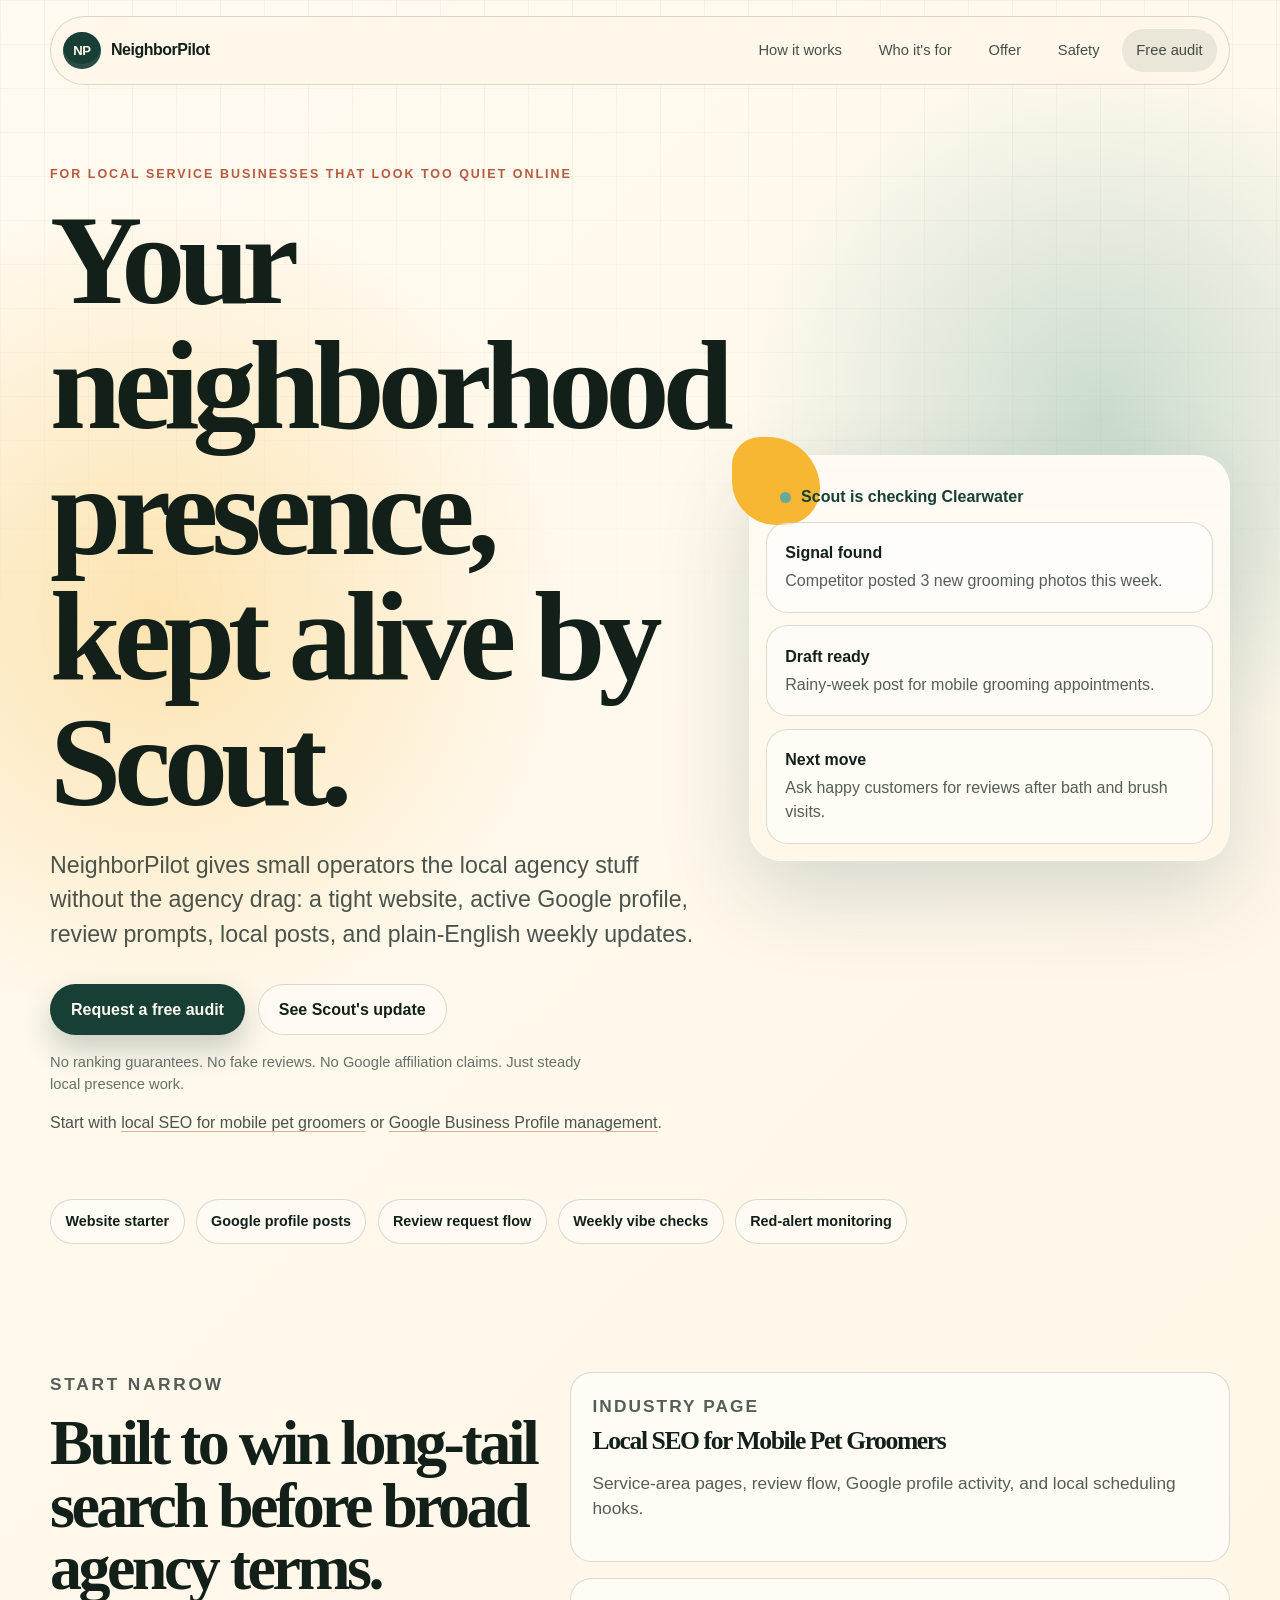
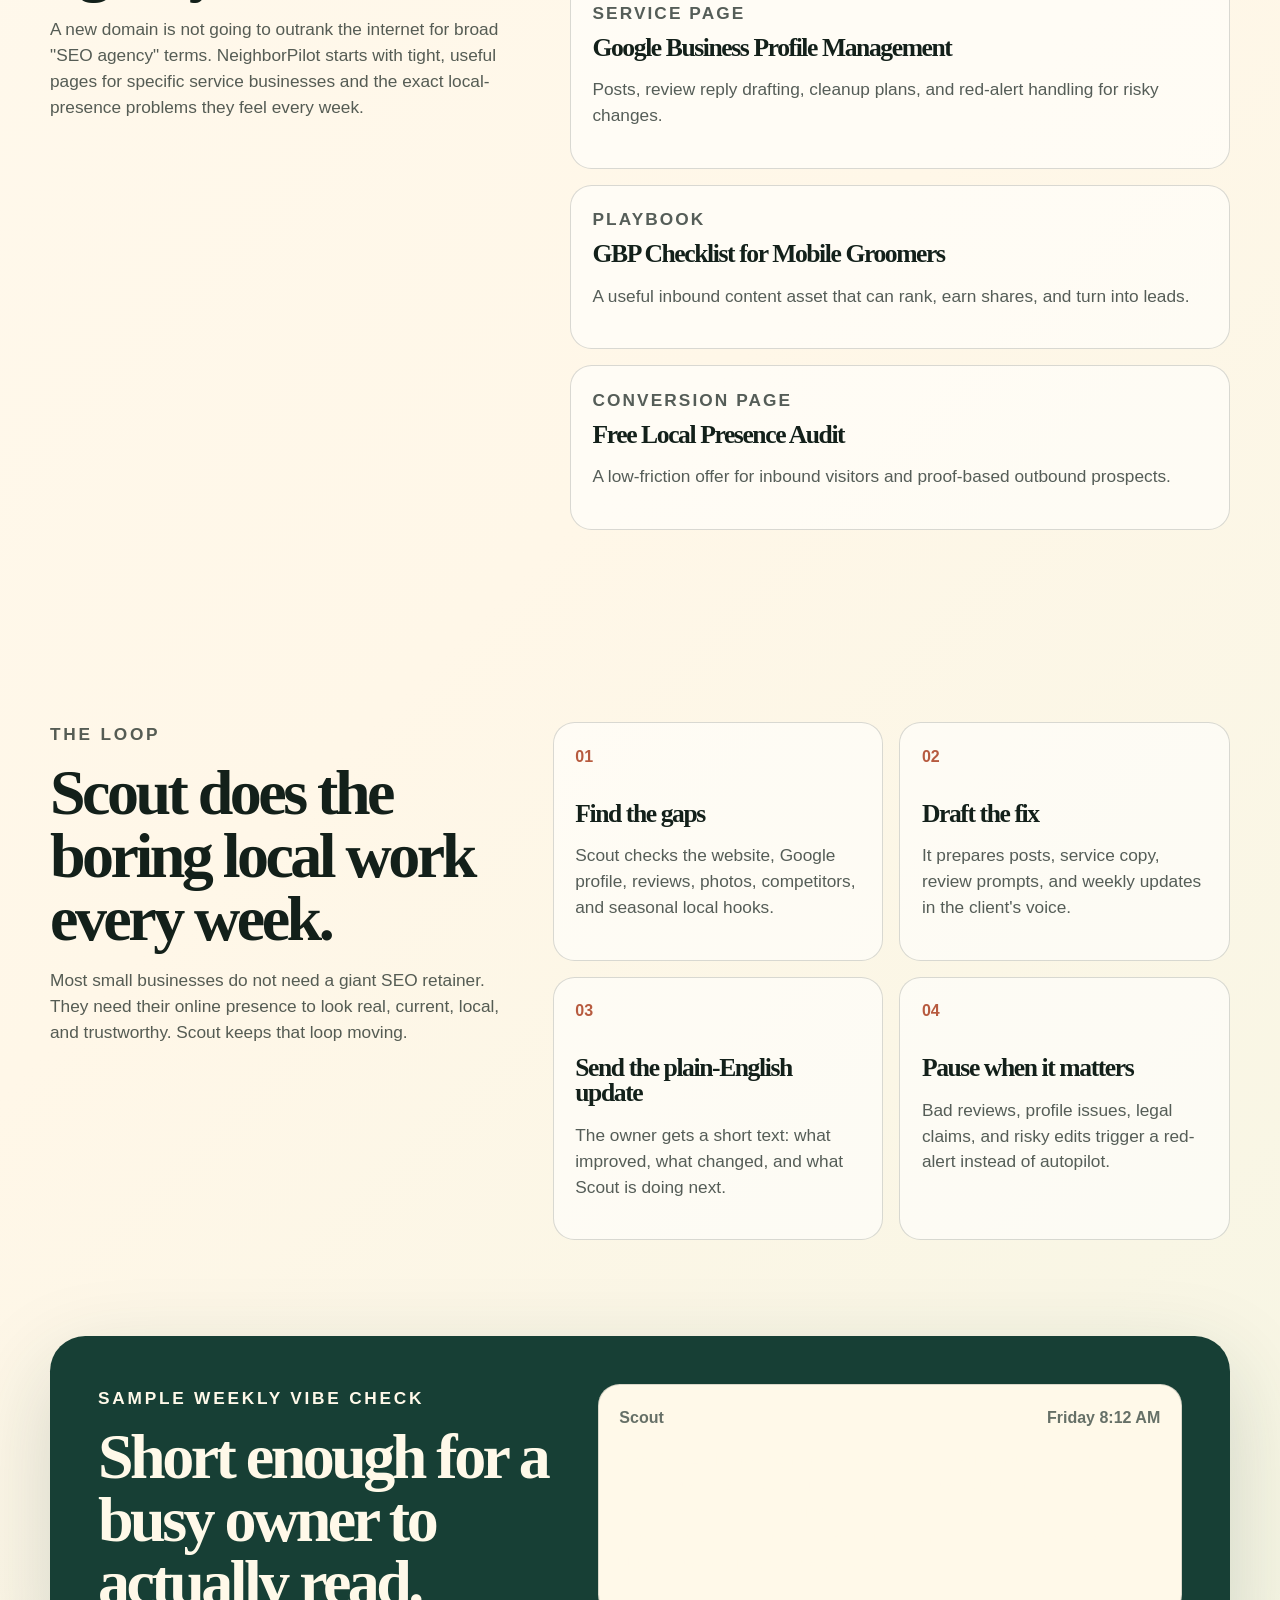
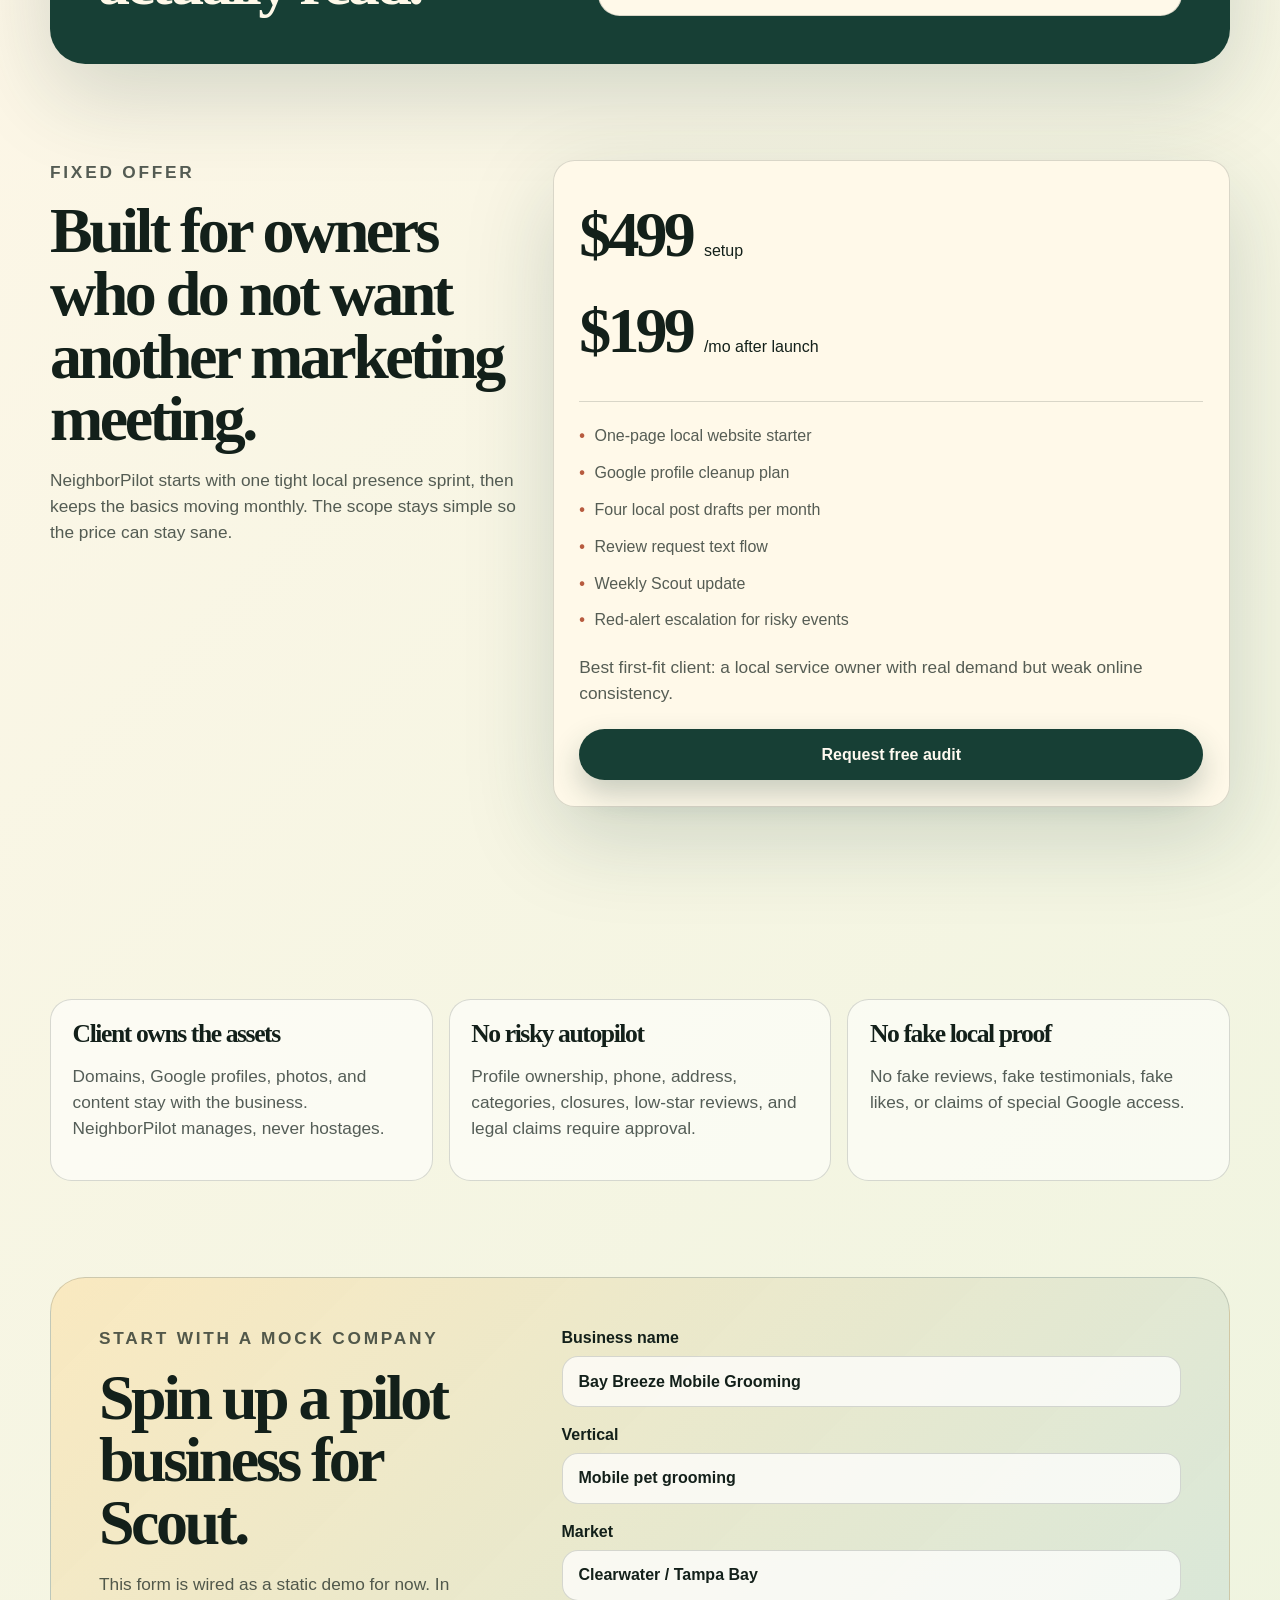
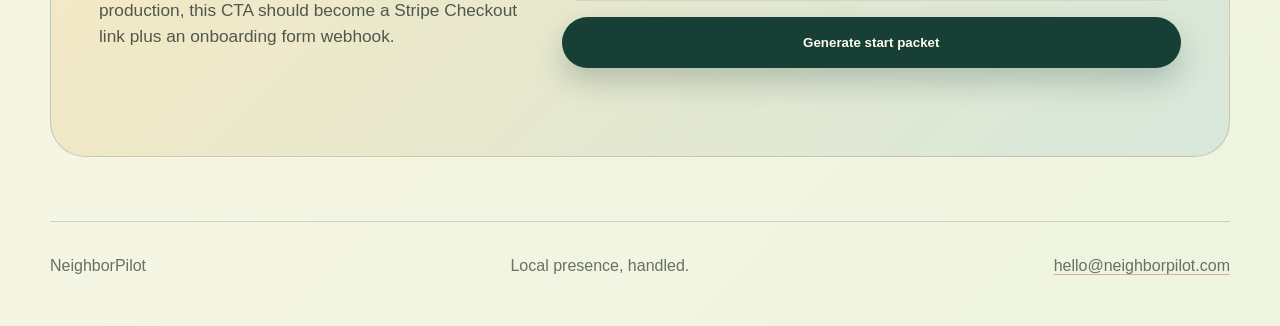
<file: index.html>
<!doctype html>
<html lang="en">
  <head>
    <meta charset="utf-8" />
    <meta name="viewport" content="width=device-width, initial-scale=1" />
    <title>NeighborPilot | Local presence, handled</title>
    <meta
      name="description"
      content="NeighborPilot helps local service businesses keep their website, Google profile, review prompts, and weekly updates moving without agency busywork."
    />
    <meta property="og:title" content="NeighborPilot | Local presence, handled" />
    <meta
      property="og:description"
      content="Scout keeps your local online presence active, practical, and easy to understand."
    />
    <meta property="og:type" content="website" />
    <meta property="og:url" content="https://www.neighborpilot.com/" />
    <link rel="canonical" href="https://www.neighborpilot.com/" />
    <link rel="stylesheet" href="./styles.css" />
    <script type="application/ld+json">
      {
        "@context": "https://schema.org",
        "@type": "Organization",
        "name": "NeighborPilot",
        "url": "https://www.neighborpilot.com/",
        "description": "NeighborPilot helps local service businesses keep their website, Google profile, review prompts, and weekly updates moving without agency busywork.",
        "email": "hello@neighborpilot.com",
        "areaServed": "United States",
        "knowsAbout": [
          "local SEO",
          "Google Business Profile management",
          "review request systems",
          "service business websites"
        ]
      }
    </script>
    <script type="application/ld+json">
      {
        "@context": "https://schema.org",
        "@type": "WebSite",
        "name": "NeighborPilot",
        "url": "https://www.neighborpilot.com/"
      }
    </script>
  </head>
  <body>
    <header class="site-header" data-reveal>
      <a class="brand" href="#top" aria-label="NeighborPilot home">
        <span class="brand-mark">NP</span>
        <span>NeighborPilot</span>
      </a>
      <nav class="nav" aria-label="Primary navigation">
        <a href="#how">How it works</a>
        <a href="#focus">Who it's for</a>
        <a href="#offer">Offer</a>
        <a href="#safety">Safety</a>
        <a class="nav-cta" href="./audit.html">Free audit</a>
      </nav>
    </header>

    <main id="top">
      <section class="hero">
        <div class="hero-copy" data-reveal>
          <p class="eyebrow">For local service businesses that look too quiet online</p>
          <h1>Your neighborhood presence, kept alive by Scout.</h1>
          <p class="hero-lede">
            NeighborPilot gives small operators the local agency stuff without the agency
            drag: a tight website, active Google profile, review prompts, local posts,
            and plain-English weekly updates.
          </p>
          <div class="hero-actions">
            <a class="button primary" href="./audit.html">Request a free audit</a>
            <a class="button ghost" href="#demo">See Scout's update</a>
          </div>
          <p class="fine-print">
            No ranking guarantees. No fake reviews. No Google affiliation claims.
            Just steady local presence work.
          </p>
          <p class="hero-links">
            Start with <a href="./industries/mobile-pet-grooming.html">local SEO for mobile pet groomers</a>
            or <a href="./services/google-business-profile-management.html">Google Business Profile management</a>.
          </p>
        </div>

        <aside class="scout-card" data-reveal>
          <div class="card-topline">
            <span class="pulse"></span>
            Scout is checking Clearwater
          </div>
          <div class="scout-feed" aria-label="Scout activity feed">
            <div>
              <strong>Signal found</strong>
              <span>Competitor posted 3 new grooming photos this week.</span>
            </div>
            <div>
              <strong>Draft ready</strong>
              <span>Rainy-week post for mobile grooming appointments.</span>
            </div>
            <div>
              <strong>Next move</strong>
              <span>Ask happy customers for reviews after bath and brush visits.</span>
            </div>
          </div>
        </aside>
      </section>

      <section class="proof-strip" aria-label="What NeighborPilot handles" data-reveal>
        <span>Website starter</span>
        <span>Google profile posts</span>
        <span>Review request flow</span>
        <span>Weekly vibe checks</span>
        <span>Red-alert monitoring</span>
      </section>

      <section id="focus" class="section focus-grid">
        <div data-reveal>
          <p class="eyebrow">Start narrow</p>
          <h2>Built to win long-tail search before broad agency terms.</h2>
          <p>
            A new domain is not going to outrank the internet for broad "SEO agency"
            terms. NeighborPilot starts with tight, useful pages for specific service
            businesses and the exact local-presence problems they feel every week.
          </p>
        </div>
        <div class="resource-grid">
          <a class="resource-card" href="./industries/mobile-pet-grooming.html" data-reveal>
            <p class="resource-label">Industry page</p>
            <h3>Local SEO for Mobile Pet Groomers</h3>
            <p>Service-area pages, review flow, Google profile activity, and local scheduling hooks.</p>
          </a>
          <a class="resource-card" href="./services/google-business-profile-management.html" data-reveal>
            <p class="resource-label">Service page</p>
            <h3>Google Business Profile Management</h3>
            <p>Posts, review reply drafting, cleanup plans, and red-alert handling for risky changes.</p>
          </a>
          <a class="resource-card" href="./playbooks/mobile-pet-groomer-google-business-profile-checklist.html" data-reveal>
            <p class="resource-label">Playbook</p>
            <h3>GBP Checklist for Mobile Groomers</h3>
            <p>A useful inbound content asset that can rank, earn shares, and turn into leads.</p>
          </a>
          <a class="resource-card" href="./audit.html" data-reveal>
            <p class="resource-label">Conversion page</p>
            <h3>Free Local Presence Audit</h3>
            <p>A low-friction offer for inbound visitors and proof-based outbound prospects.</p>
          </a>
        </div>
      </section>

      <section id="how" class="section split">
        <div data-reveal>
          <p class="eyebrow">The loop</p>
          <h2>Scout does the boring local work every week.</h2>
          <p>
            Most small businesses do not need a giant SEO retainer. They need their
            online presence to look real, current, local, and trustworthy. Scout keeps
            that loop moving.
          </p>
        </div>
        <div class="loop-grid">
          <article data-reveal>
            <span>01</span>
            <h3>Find the gaps</h3>
            <p>Scout checks the website, Google profile, reviews, photos, competitors, and seasonal local hooks.</p>
          </article>
          <article data-reveal>
            <span>02</span>
            <h3>Draft the fix</h3>
            <p>It prepares posts, service copy, review prompts, and weekly updates in the client's voice.</p>
          </article>
          <article data-reveal>
            <span>03</span>
            <h3>Send the plain-English update</h3>
            <p>The owner gets a short text: what improved, what changed, and what Scout is doing next.</p>
          </article>
          <article data-reveal>
            <span>04</span>
            <h3>Pause when it matters</h3>
            <p>Bad reviews, profile issues, legal claims, and risky edits trigger a red-alert instead of autopilot.</p>
          </article>
        </div>
      </section>

      <section id="demo" class="section demo-panel" data-reveal>
        <div>
          <p class="eyebrow">Sample weekly vibe check</p>
          <h2>Short enough for a busy owner to actually read.</h2>
        </div>
        <div class="message">
          <div class="message-header">
            <span>Scout</span>
            <time>Friday 8:12 AM</time>
          </div>
          <p>
            Bay Breeze is looking more alive this week. Win: your de-shedding page now
            matches the summer searches we saw around Clearwater. Fix: I cleaned up the
            review request text so it sounds human. Next move: post the rainy-week
            scheduling reminder before Monday. Nothing weird, just steady pressure.
          </p>
        </div>
      </section>

      <section id="offer" class="section offer">
        <div class="offer-copy" data-reveal>
          <p class="eyebrow">Fixed offer</p>
          <h2>Built for owners who do not want another marketing meeting.</h2>
          <p>
            NeighborPilot starts with one tight local presence sprint, then keeps the
            basics moving monthly. The scope stays simple so the price can stay sane.
          </p>
        </div>
        <div class="pricing-card" data-reveal>
          <div class="price-line">
            <span class="price">$499</span>
            <span>setup</span>
          </div>
          <div class="price-line monthly">
            <span class="price">$199</span>
            <span>/mo after launch</span>
          </div>
          <ul>
            <li>One-page local website starter</li>
            <li>Google profile cleanup plan</li>
            <li>Four local post drafts per month</li>
            <li>Review request text flow</li>
            <li>Weekly Scout update</li>
            <li>Red-alert escalation for risky events</li>
          </ul>
          <p class="card-note">
            Best first-fit client: a local service owner with real demand but weak online consistency.
          </p>
          <a class="button primary full" href="./audit.html">Request free audit</a>
        </div>
      </section>

      <section id="safety" class="section safety-grid">
        <article data-reveal>
          <h3>Client owns the assets</h3>
          <p>Domains, Google profiles, photos, and content stay with the business. NeighborPilot manages, never hostages.</p>
        </article>
        <article data-reveal>
          <h3>No risky autopilot</h3>
          <p>Profile ownership, phone, address, categories, closures, low-star reviews, and legal claims require approval.</p>
        </article>
        <article data-reveal>
          <h3>No fake local proof</h3>
          <p>No fake reviews, fake testimonials, fake likes, or claims of special Google access.</p>
        </article>
      </section>

      <section id="start" class="section start-panel" data-reveal>
        <div>
          <p class="eyebrow">Start with a mock company</p>
          <h2>Spin up a pilot business for Scout.</h2>
          <p>
            This form is wired as a static demo for now. In production, this CTA should
            become a Stripe Checkout link plus an onboarding form webhook.
          </p>
        </div>
        <form class="pilot-form" id="pilot-form">
          <label>
            Business name
            <input name="business" value="Bay Breeze Mobile Grooming" />
          </label>
          <label>
            Vertical
            <input name="vertical" value="Mobile pet grooming" />
          </label>
          <label>
            Market
            <input name="market" value="Clearwater / Tampa Bay" />
          </label>
          <button class="button primary" type="submit">Generate start packet</button>
          <p class="form-note" id="form-note" role="status"></p>
        </form>
      </section>
    </main>

    <footer class="footer">
      <span>NeighborPilot</span>
      <span>Local presence, handled.</span>
      <a href="mailto:hello@neighborpilot.com">hello@neighborpilot.com</a>
    </footer>

    <script src="./script.js"></script>
  </body>
</html>
</file>
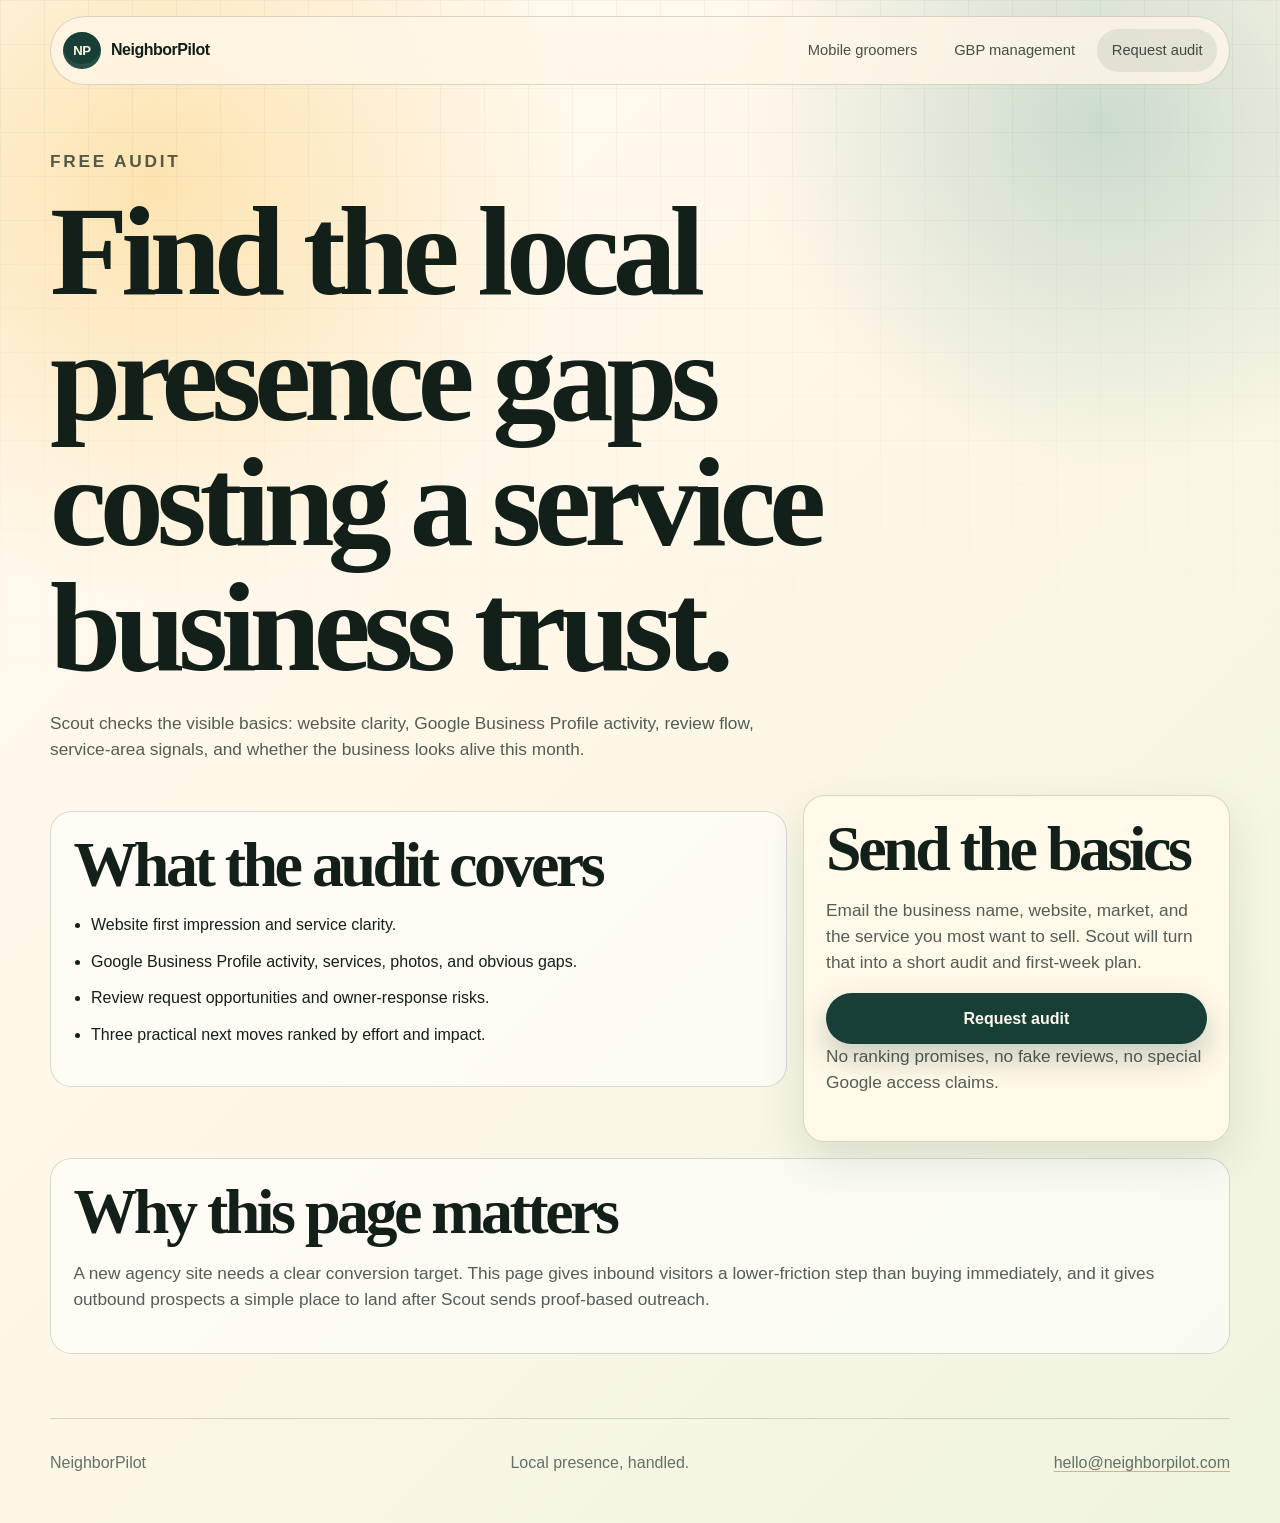
<file: audit.html>
<!doctype html>
<html lang="en">
  <head>
    <meta charset="utf-8" />
    <meta name="viewport" content="width=device-width, initial-scale=1" />
    <title>Free Local Presence Audit | NeighborPilot</title>
    <meta
      name="description"
      content="Request a practical local presence audit from NeighborPilot: website, Google Business Profile, reviews, local pages, and weekly next steps."
    />
    <link rel="canonical" href="https://www.neighborpilot.com/audit.html" />
    <meta property="og:title" content="Free Local Presence Audit | NeighborPilot" />
    <meta
      property="og:description"
      content="A practical audit for local service businesses that look too quiet online."
    />
    <meta property="og:type" content="website" />
    <meta property="og:url" content="https://www.neighborpilot.com/audit.html" />
    <link rel="stylesheet" href="./styles.css" />
  </head>
  <body>
    <header class="site-header">
      <a class="brand" href="./index.html">
        <span class="brand-mark">NP</span>
        <span>NeighborPilot</span>
      </a>
      <nav class="nav">
        <a href="./industries/mobile-pet-grooming.html">Mobile groomers</a>
        <a href="./services/google-business-profile-management.html">GBP management</a>
        <a class="nav-cta" href="mailto:hello@neighborpilot.com?subject=Local%20presence%20audit%20request">Request audit</a>
      </nav>
    </header>

    <main class="section article-shell">
      <p class="eyebrow">Free audit</p>
      <h1>Find the local presence gaps costing a service business trust.</h1>
      <p class="page-lede">
        Scout checks the visible basics: website clarity, Google Business Profile activity,
        review flow, service-area signals, and whether the business looks alive this month.
      </p>

      <div class="audit-layout">
        <section class="article-section">
          <h2>What the audit covers</h2>
          <ul class="plain-list">
            <li>Website first impression and service clarity.</li>
            <li>Google Business Profile activity, services, photos, and obvious gaps.</li>
            <li>Review request opportunities and owner-response risks.</li>
            <li>Three practical next moves ranked by effort and impact.</li>
          </ul>
        </section>

        <aside class="audit-request">
          <h2>Send the basics</h2>
          <p>
            Email the business name, website, market, and the service you most want to sell.
            Scout will turn that into a short audit and first-week plan.
          </p>
          <a class="button primary full" href="mailto:hello@neighborpilot.com?subject=Local%20presence%20audit%20request&body=Business%20name%3A%0AWebsite%3A%0AMarket%3A%0AMain%20service%3A%0A">
            Request audit
          </a>
          <p class="card-note">
            No ranking promises, no fake reviews, no special Google access claims.
          </p>
        </aside>
      </div>

      <section class="article-section">
        <h2>Why this page matters</h2>
        <p>
          A new agency site needs a clear conversion target. This page gives inbound visitors
          a lower-friction step than buying immediately, and it gives outbound prospects a
          simple place to land after Scout sends proof-based outreach.
        </p>
      </section>
    </main>

    <footer class="footer">
      <span>NeighborPilot</span>
      <span>Local presence, handled.</span>
      <a href="mailto:hello@neighborpilot.com">hello@neighborpilot.com</a>
    </footer>
    <script src="./script.js"></script>
  </body>
</html>
</file>
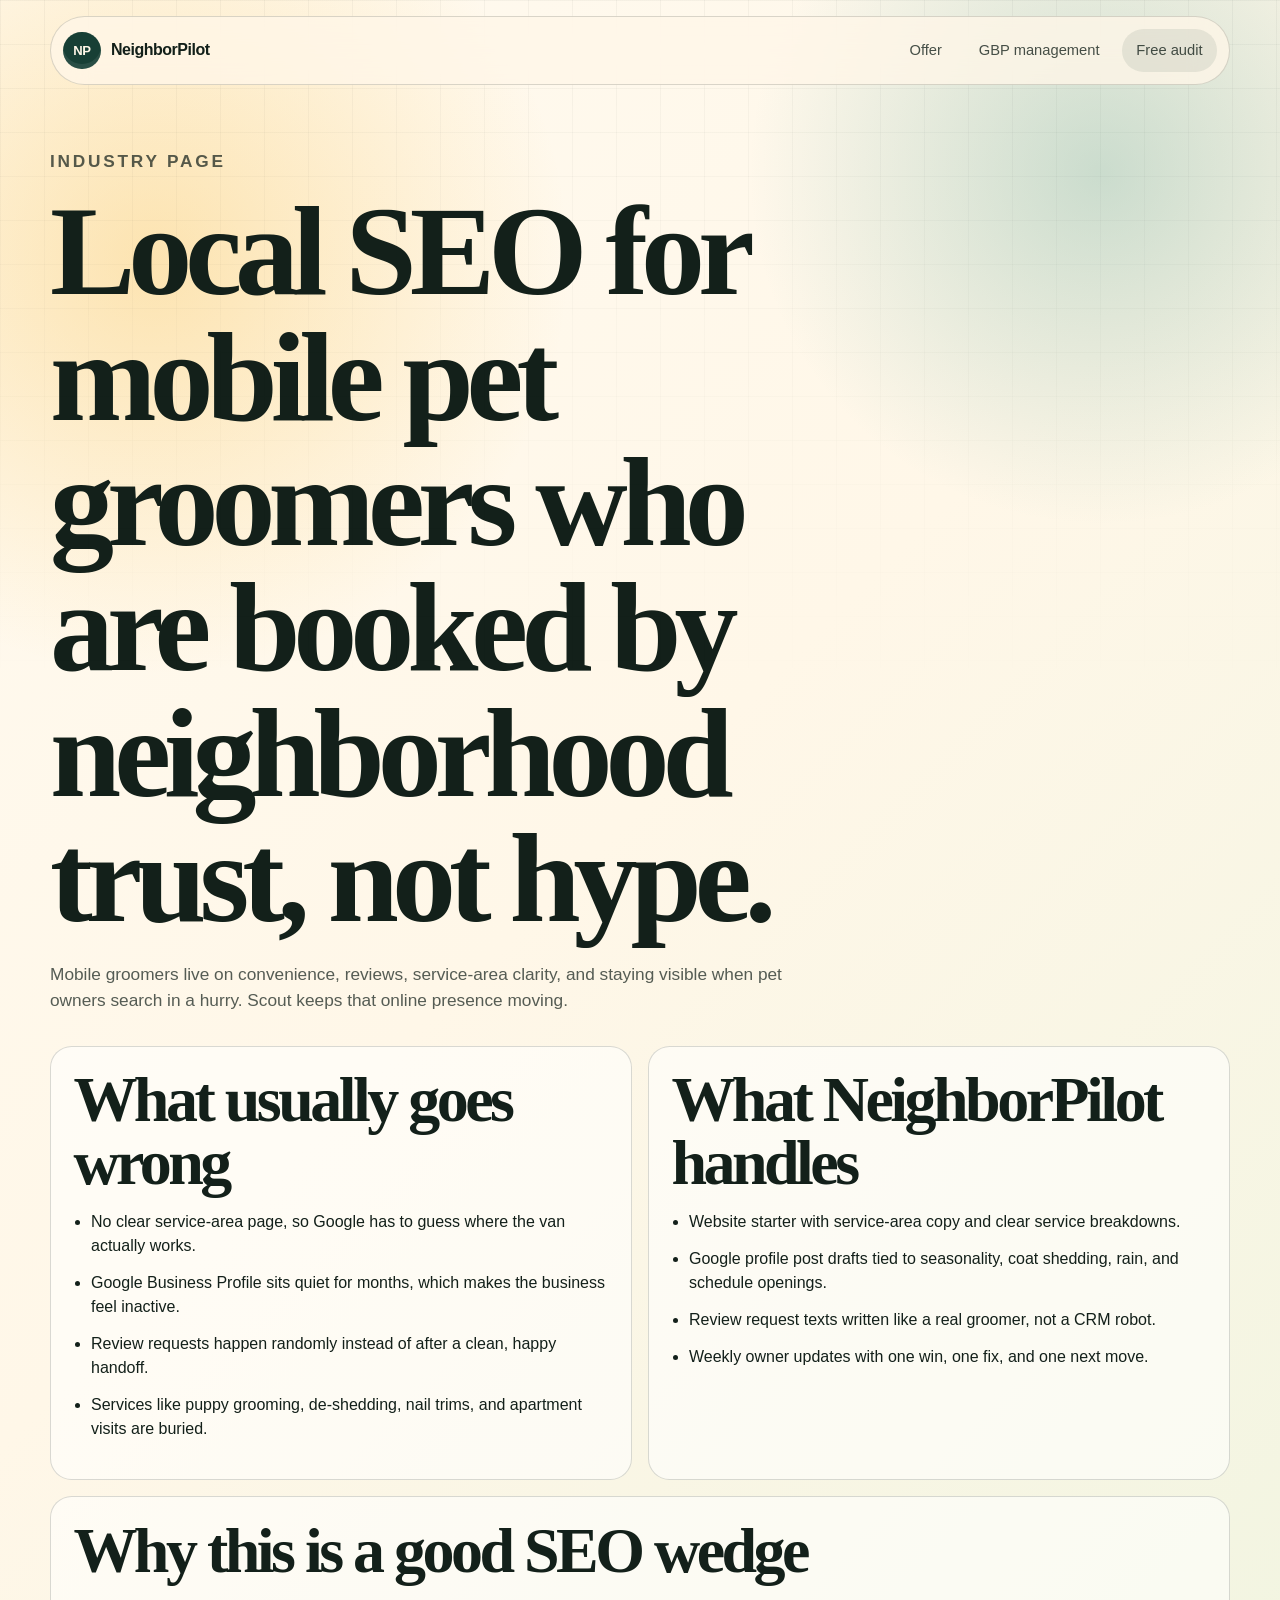
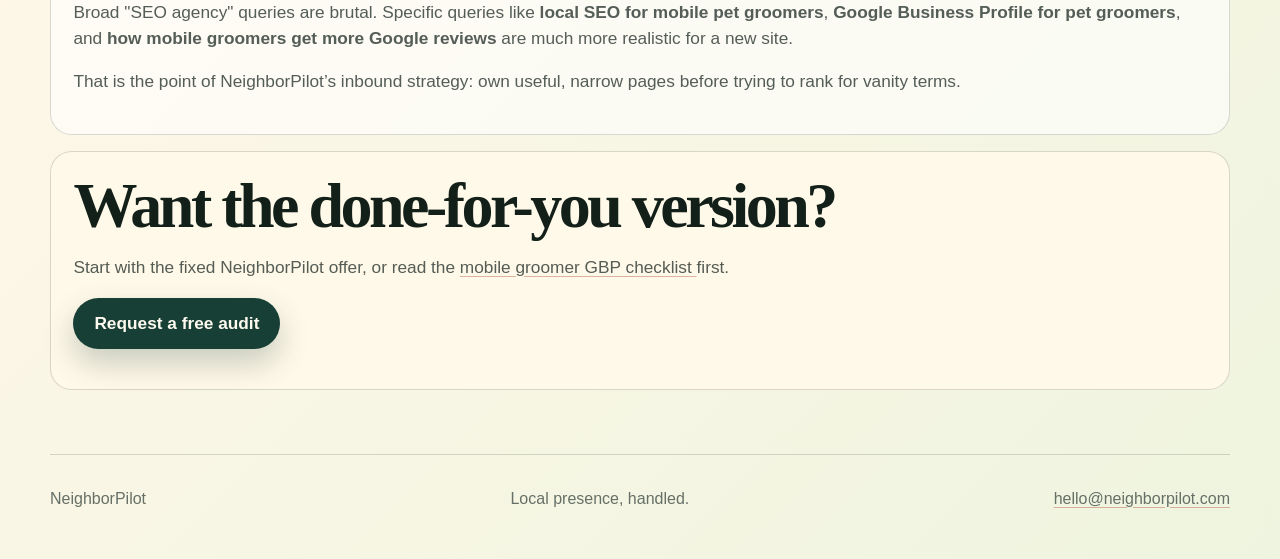
<file: industries/mobile-pet-grooming.html>
<!doctype html>
<html lang="en">
  <head>
    <meta charset="utf-8" />
    <meta name="viewport" content="width=device-width, initial-scale=1" />
    <title>Local SEO for Mobile Pet Groomers | NeighborPilot</title>
    <meta
      name="description"
      content="NeighborPilot helps mobile pet groomers improve local visibility with service-area pages, Google Business Profile management, review prompts, and weekly updates."
    />
    <link rel="canonical" href="https://www.neighborpilot.com/industries/mobile-pet-grooming.html" />
    <meta property="og:title" content="Local SEO for Mobile Pet Groomers | NeighborPilot" />
    <meta
      property="og:description"
      content="For mobile pet grooming businesses that need a tighter local presence without another agency meeting."
    />
    <meta property="og:type" content="article" />
    <meta property="og:url" content="https://www.neighborpilot.com/industries/mobile-pet-grooming.html" />
    <link rel="stylesheet" href="../styles.css" />
  </head>
  <body>
    <header class="site-header">
      <a class="brand" href="../index.html">
        <span class="brand-mark">NP</span>
        <span>NeighborPilot</span>
      </a>
      <nav class="nav">
        <a href="../index.html#offer">Offer</a>
        <a href="../services/google-business-profile-management.html">GBP management</a>
        <a class="nav-cta" href="../audit.html">Free audit</a>
      </nav>
    </header>

    <main class="section article-shell">
      <p class="eyebrow">Industry page</p>
      <h1>Local SEO for mobile pet groomers who are booked by neighborhood trust, not hype.</h1>
      <p class="page-lede">
        Mobile groomers live on convenience, reviews, service-area clarity, and staying visible
        when pet owners search in a hurry. Scout keeps that online presence moving.
      </p>

      <div class="article-grid">
        <article class="article-card">
          <h2>What usually goes wrong</h2>
          <ul class="plain-list">
            <li>No clear service-area page, so Google has to guess where the van actually works.</li>
            <li>Google Business Profile sits quiet for months, which makes the business feel inactive.</li>
            <li>Review requests happen randomly instead of after a clean, happy handoff.</li>
            <li>Services like puppy grooming, de-shedding, nail trims, and apartment visits are buried.</li>
          </ul>
        </article>

        <article class="article-card">
          <h2>What NeighborPilot handles</h2>
          <ul class="plain-list">
            <li>Website starter with service-area copy and clear service breakdowns.</li>
            <li>Google profile post drafts tied to seasonality, coat shedding, rain, and schedule openings.</li>
            <li>Review request texts written like a real groomer, not a CRM robot.</li>
            <li>Weekly owner updates with one win, one fix, and one next move.</li>
          </ul>
        </article>
      </div>

      <section class="article-section">
        <h2>Why this is a good SEO wedge</h2>
        <p>
          Broad "SEO agency" queries are brutal. Specific queries like
          <strong>local SEO for mobile pet groomers</strong>,
          <strong>Google Business Profile for pet groomers</strong>, and
          <strong>how mobile groomers get more Google reviews</strong> are much more realistic for a new site.
        </p>
        <p>
          That is the point of NeighborPilot’s inbound strategy: own useful, narrow pages before
          trying to rank for vanity terms.
        </p>
      </section>

      <section class="article-section cta-band">
        <h2>Want the done-for-you version?</h2>
        <p>
          Start with the fixed NeighborPilot offer, or read the
          <a href="../playbooks/mobile-pet-groomer-google-business-profile-checklist.html">
            mobile groomer GBP checklist
          </a>
          first.
        </p>
        <p><a class="button primary" href="../audit.html">Request a free audit</a></p>
      </section>
    </main>

    <footer class="footer">
      <span>NeighborPilot</span>
      <span>Local presence, handled.</span>
      <a href="mailto:hello@neighborpilot.com">hello@neighborpilot.com</a>
    </footer>
    <script src="../script.js"></script>
  </body>
</html>
</file>
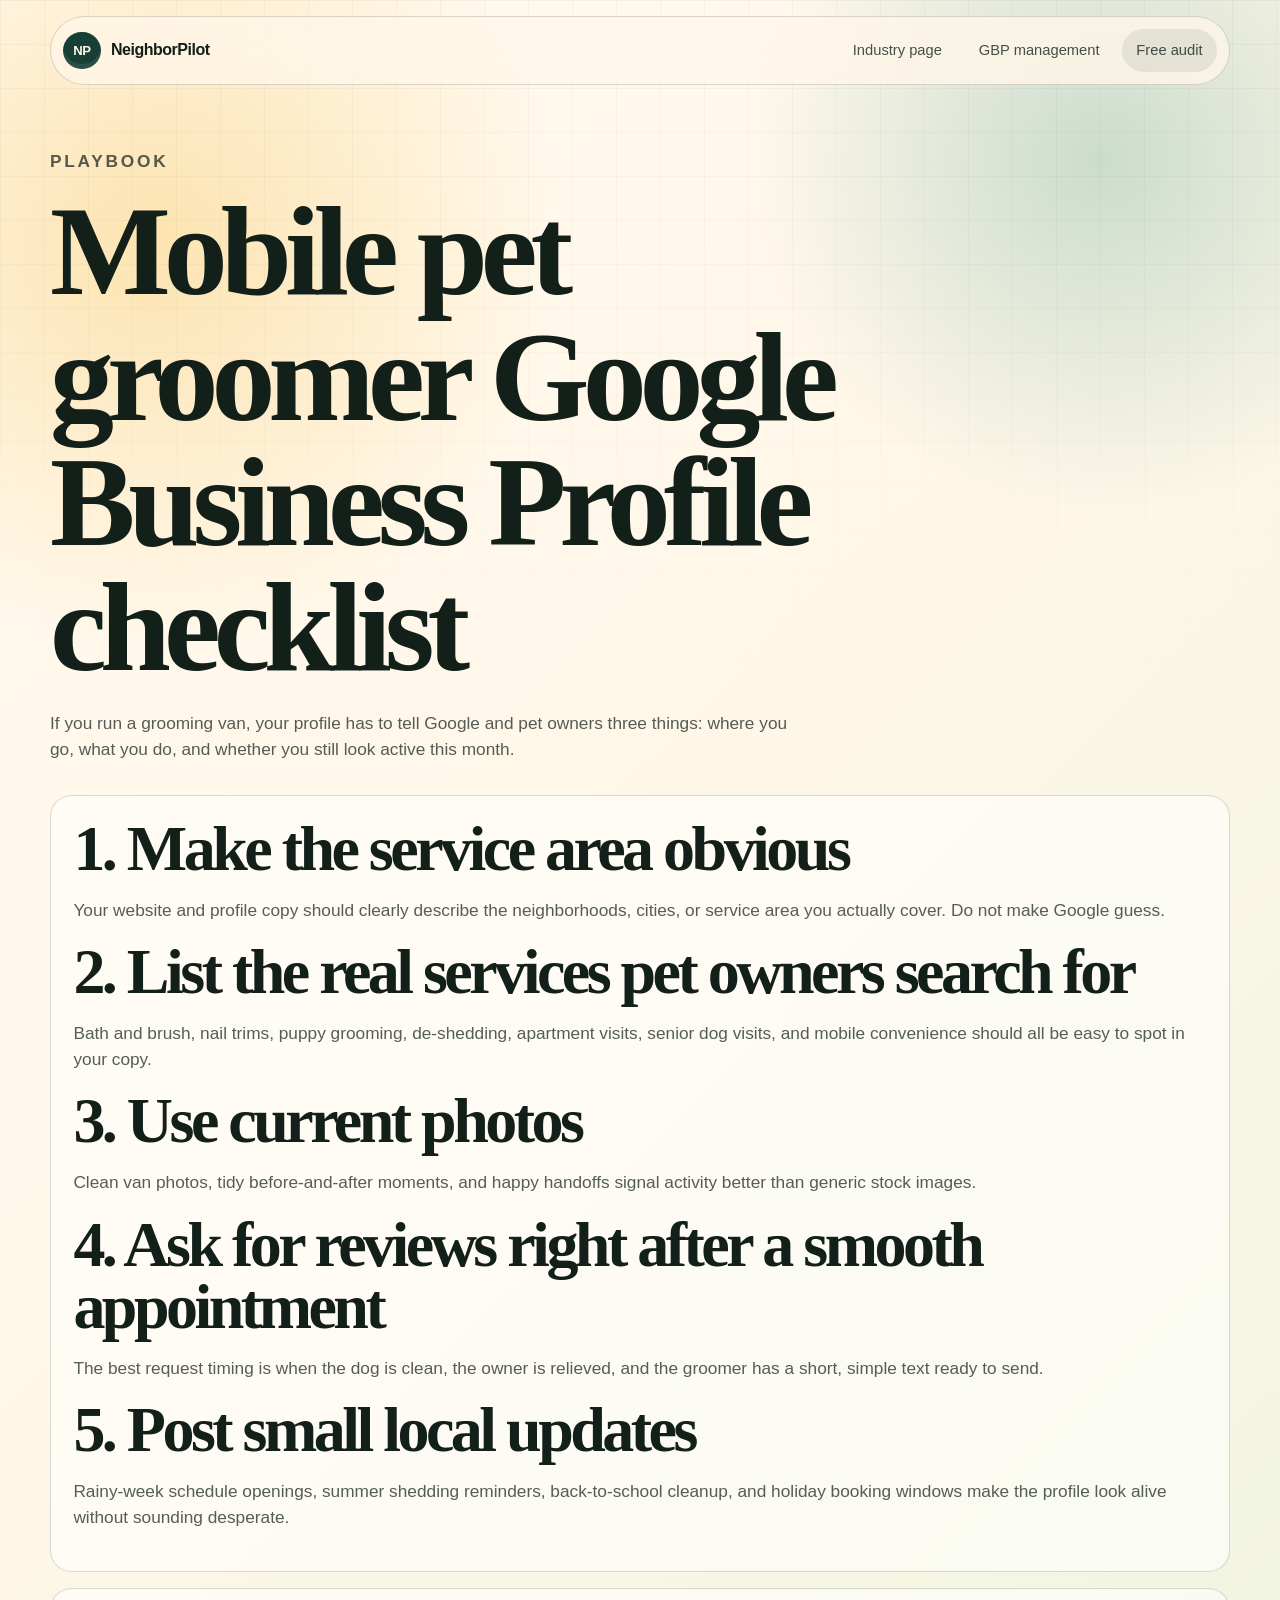
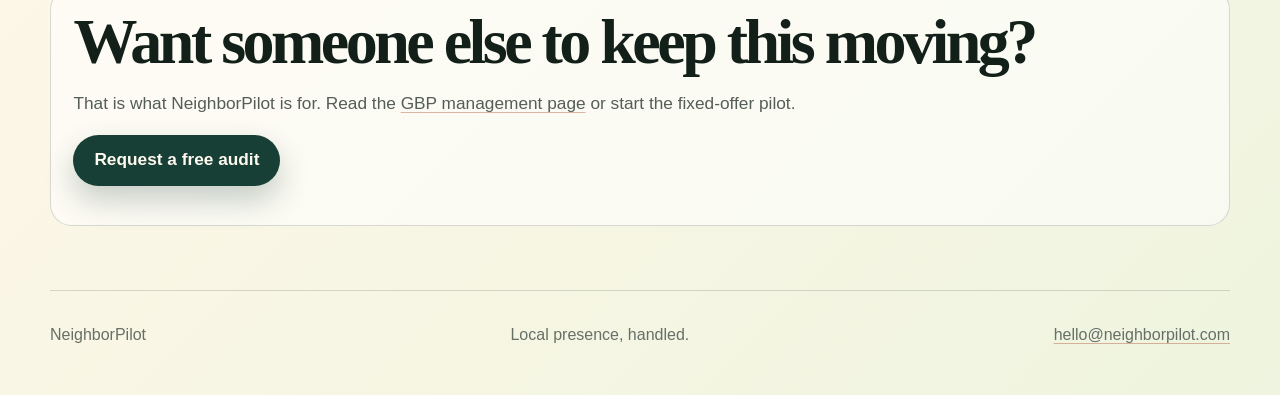
<file: playbooks/mobile-pet-groomer-google-business-profile-checklist.html>
<!doctype html>
<html lang="en">
  <head>
    <meta charset="utf-8" />
    <meta name="viewport" content="width=device-width, initial-scale=1" />
    <title>Mobile Pet Groomer Google Business Profile Checklist | NeighborPilot</title>
    <meta
      name="description"
      content="A practical Google Business Profile checklist for mobile pet groomers who want more visibility, better reviews, and fewer missed local signals."
    />
    <link rel="canonical" href="https://www.neighborpilot.com/playbooks/mobile-pet-groomer-google-business-profile-checklist.html" />
    <meta property="og:title" content="Mobile Pet Groomer GBP Checklist | NeighborPilot" />
    <meta
      property="og:description"
      content="A practical checklist for mobile groomers who want a stronger Google Business Profile."
    />
    <meta property="og:type" content="article" />
    <meta property="og:url" content="https://www.neighborpilot.com/playbooks/mobile-pet-groomer-google-business-profile-checklist.html" />
    <link rel="stylesheet" href="../styles.css" />
  </head>
  <body>
    <header class="site-header">
      <a class="brand" href="../index.html">
        <span class="brand-mark">NP</span>
        <span>NeighborPilot</span>
      </a>
      <nav class="nav">
        <a href="../industries/mobile-pet-grooming.html">Industry page</a>
        <a href="../services/google-business-profile-management.html">GBP management</a>
        <a class="nav-cta" href="../audit.html">Free audit</a>
      </nav>
    </header>

    <main class="section article-shell">
      <p class="eyebrow">Playbook</p>
      <h1>Mobile pet groomer Google Business Profile checklist</h1>
      <p class="page-lede">
        If you run a grooming van, your profile has to tell Google and pet owners three things:
        where you go, what you do, and whether you still look active this month.
      </p>

      <section class="article-section">
        <h2>1. Make the service area obvious</h2>
        <p>
          Your website and profile copy should clearly describe the neighborhoods, cities, or
          service area you actually cover. Do not make Google guess.
        </p>

        <h2>2. List the real services pet owners search for</h2>
        <p>
          Bath and brush, nail trims, puppy grooming, de-shedding, apartment visits, senior dog
          visits, and mobile convenience should all be easy to spot in your copy.
        </p>

        <h2>3. Use current photos</h2>
        <p>
          Clean van photos, tidy before-and-after moments, and happy handoffs signal activity
          better than generic stock images.
        </p>

        <h2>4. Ask for reviews right after a smooth appointment</h2>
        <p>
          The best request timing is when the dog is clean, the owner is relieved, and the
          groomer has a short, simple text ready to send.
        </p>

        <h2>5. Post small local updates</h2>
        <p>
          Rainy-week schedule openings, summer shedding reminders, back-to-school cleanup, and
          holiday booking windows make the profile look alive without sounding desperate.
        </p>
      </section>

      <section class="article-section">
        <h2>Want someone else to keep this moving?</h2>
        <p>
          That is what NeighborPilot is for. Read the
          <a href="../services/google-business-profile-management.html">GBP management page</a>
          or start the fixed-offer pilot.
        </p>
        <p><a class="button primary" href="../audit.html">Request a free audit</a></p>
      </section>
    </main>

    <footer class="footer">
      <span>NeighborPilot</span>
      <span>Local presence, handled.</span>
      <a href="mailto:hello@neighborpilot.com">hello@neighborpilot.com</a>
    </footer>
    <script src="../script.js"></script>
  </body>
</html>
</file>
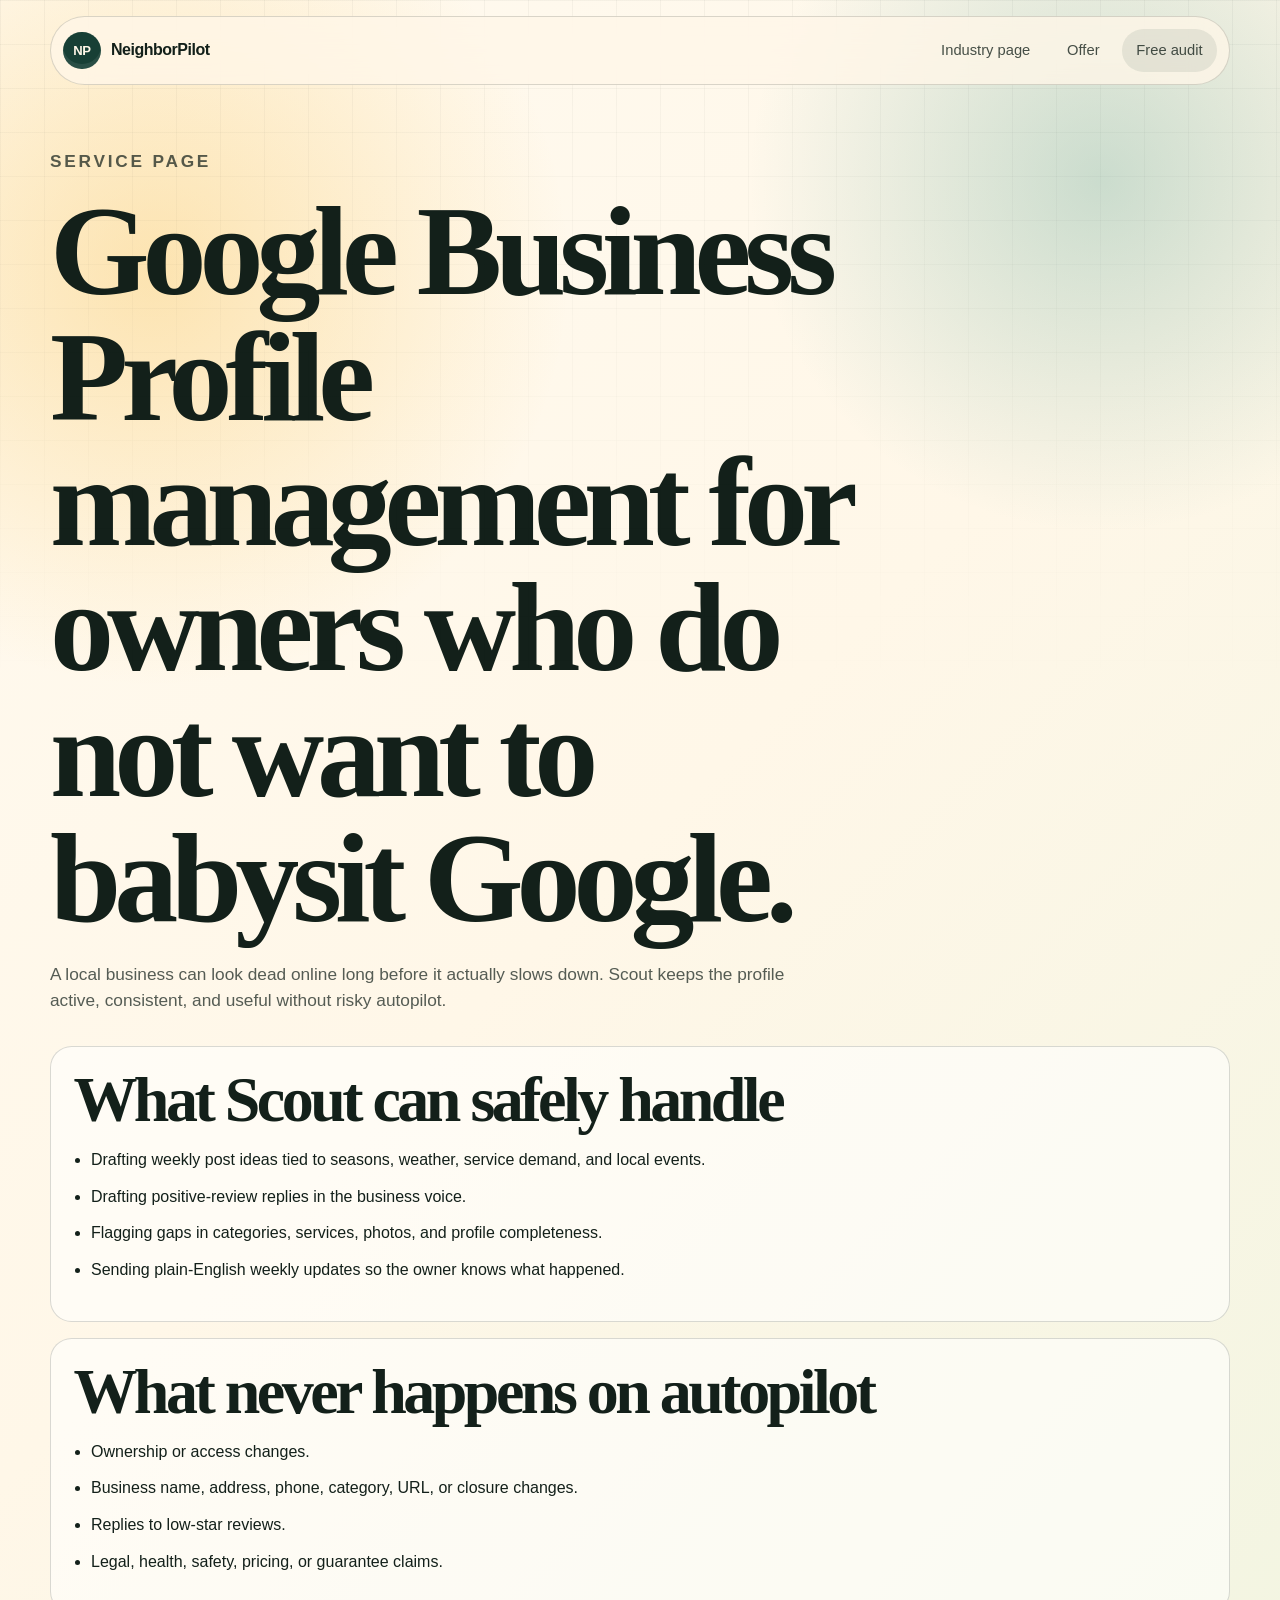
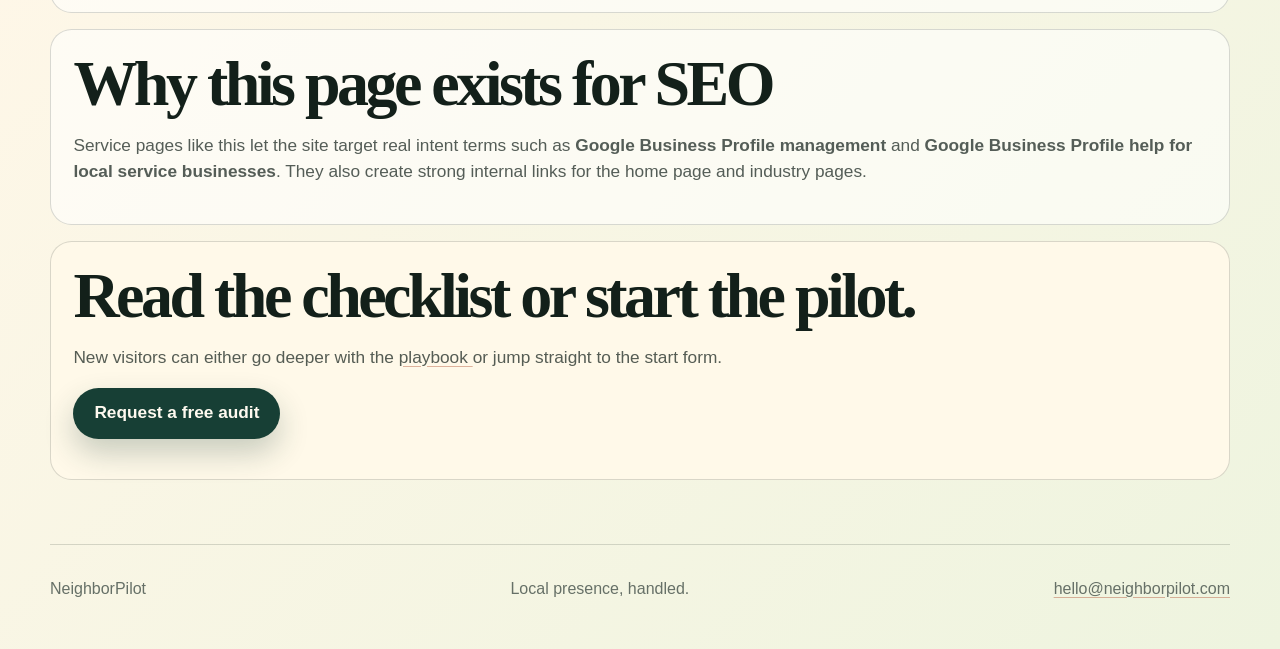
<file: services/google-business-profile-management.html>
<!doctype html>
<html lang="en">
  <head>
    <meta charset="utf-8" />
    <meta name="viewport" content="width=device-width, initial-scale=1" />
    <title>Google Business Profile Management for Local Service Businesses | NeighborPilot</title>
    <meta
      name="description"
      content="NeighborPilot helps local service businesses keep their Google Business Profile active with post drafts, review workflows, cleanup plans, and red-alert monitoring."
    />
    <link rel="canonical" href="https://www.neighborpilot.com/services/google-business-profile-management.html" />
    <meta property="og:title" content="Google Business Profile Management | NeighborPilot" />
    <meta
      property="og:description"
      content="Posts, review workflows, cleanup plans, and red-alert monitoring for local businesses."
    />
    <meta property="og:type" content="article" />
    <meta property="og:url" content="https://www.neighborpilot.com/services/google-business-profile-management.html" />
    <link rel="stylesheet" href="../styles.css" />
  </head>
  <body>
    <header class="site-header">
      <a class="brand" href="../index.html">
        <span class="brand-mark">NP</span>
        <span>NeighborPilot</span>
      </a>
      <nav class="nav">
        <a href="../industries/mobile-pet-grooming.html">Industry page</a>
        <a href="../index.html#offer">Offer</a>
        <a class="nav-cta" href="../audit.html">Free audit</a>
      </nav>
    </header>

    <main class="section article-shell">
      <p class="eyebrow">Service page</p>
      <h1>Google Business Profile management for owners who do not want to babysit Google.</h1>
      <p class="page-lede">
        A local business can look dead online long before it actually slows down. Scout keeps
        the profile active, consistent, and useful without risky autopilot.
      </p>

      <section class="article-section">
        <h2>What Scout can safely handle</h2>
        <ul class="plain-list">
          <li>Drafting weekly post ideas tied to seasons, weather, service demand, and local events.</li>
          <li>Drafting positive-review replies in the business voice.</li>
          <li>Flagging gaps in categories, services, photos, and profile completeness.</li>
          <li>Sending plain-English weekly updates so the owner knows what happened.</li>
        </ul>
      </section>

      <section class="article-section">
        <h2>What never happens on autopilot</h2>
        <ul class="plain-list">
          <li>Ownership or access changes.</li>
          <li>Business name, address, phone, category, URL, or closure changes.</li>
          <li>Replies to low-star reviews.</li>
          <li>Legal, health, safety, pricing, or guarantee claims.</li>
        </ul>
      </section>

      <section class="article-section">
        <h2>Why this page exists for SEO</h2>
        <p>
          Service pages like this let the site target real intent terms such as
          <strong>Google Business Profile management</strong> and
          <strong>Google Business Profile help for local service businesses</strong>.
          They also create strong internal links for the home page and industry pages.
        </p>
      </section>

      <section class="article-section cta-band">
        <h2>Read the checklist or start the pilot.</h2>
        <p>
          New visitors can either go deeper with the
          <a href="../playbooks/mobile-pet-groomer-google-business-profile-checklist.html">
            playbook
          </a>
          or jump straight to the start form.
        </p>
        <p><a class="button primary" href="../audit.html">Request a free audit</a></p>
      </section>
    </main>

    <footer class="footer">
      <span>NeighborPilot</span>
      <span>Local presence, handled.</span>
      <a href="mailto:hello@neighborpilot.com">hello@neighborpilot.com</a>
    </footer>
    <script src="../script.js"></script>
  </body>
</html>
</file>
<file: styles.css>
:root {
  --ink: #13201a;
  --muted: #667067;
  --paper: #fff7e8;
  --paper-2: #f4e6c8;
  --pine: #173f35;
  --sea: #69a99a;
  --citrus: #f7b733;
  --brick: #b75b3f;
  --line: rgba(19, 32, 26, 0.16);
  --shadow: 0 30px 90px rgba(23, 63, 53, 0.18);
}

* {
  box-sizing: border-box;
}

html {
  scroll-behavior: smooth;
}

body {
  margin: 0;
  color: var(--ink);
  background:
    radial-gradient(circle at 12% 12%, rgba(247, 183, 51, 0.33), transparent 26rem),
    radial-gradient(circle at 86% 8%, rgba(105, 169, 154, 0.35), transparent 22rem),
    linear-gradient(135deg, #fffaf0 0%, var(--paper) 42%, #eef4df 100%);
  font-family: "Avenir Next", "Gill Sans", "Trebuchet MS", sans-serif;
  line-height: 1.5;
}

body::before {
  content: "";
  position: fixed;
  inset: 0;
  pointer-events: none;
  background-image:
    linear-gradient(rgba(19, 32, 26, 0.04) 1px, transparent 1px),
    linear-gradient(90deg, rgba(19, 32, 26, 0.04) 1px, transparent 1px);
  background-size: 44px 44px;
  mask-image: linear-gradient(to bottom, black, transparent 78%);
}

a {
  color: inherit;
}

.site-header {
  position: sticky;
  top: 0;
  z-index: 10;
  display: flex;
  justify-content: space-between;
  align-items: center;
  gap: 1rem;
  width: min(1180px, calc(100% - 2rem));
  margin: 1rem auto 0;
  padding: 0.75rem;
  border: 1px solid var(--line);
  border-radius: 999px;
  background: rgba(255, 247, 232, 0.78);
  backdrop-filter: blur(18px);
}

.brand {
  display: inline-flex;
  align-items: center;
  gap: 0.65rem;
  font-weight: 800;
  text-decoration: none;
  letter-spacing: -0.03em;
}

.brand-mark {
  display: grid;
  place-items: center;
  width: 2.35rem;
  height: 2.35rem;
  border-radius: 50%;
  background: var(--pine);
  color: var(--paper);
  font-size: 0.82rem;
  box-shadow: inset 0 -5px 0 rgba(255, 255, 255, 0.08);
}

.nav {
  display: flex;
  align-items: center;
  gap: 0.5rem;
}

.nav a {
  padding: 0.65rem 0.9rem;
  border-radius: 999px;
  color: rgba(19, 32, 26, 0.78);
  font-size: 0.92rem;
  text-decoration: none;
}

.nav a:hover,
.nav-cta {
  background: rgba(23, 63, 53, 0.09);
  color: var(--ink);
}

.hero {
  display: grid;
  grid-template-columns: minmax(0, 1.15fr) minmax(320px, 0.85fr);
  gap: 3rem;
  align-items: center;
  width: min(1180px, calc(100% - 2rem));
  min-height: 78vh;
  margin: 0 auto;
  padding: 5rem 0 3rem;
}

.eyebrow {
  margin: 0 0 0.9rem;
  color: var(--brick);
  font-size: 0.78rem;
  font-weight: 900;
  letter-spacing: 0.16em;
  text-transform: uppercase;
}

h1,
h2,
h3 {
  margin: 0;
  color: var(--ink);
  font-family: "Iowan Old Style", "Palatino", "Book Antiqua", serif;
  line-height: 0.98;
  letter-spacing: -0.055em;
}

h1 {
  max-width: 820px;
  font-size: clamp(4rem, 10vw, 9.2rem);
}

h2 {
  font-size: clamp(2.3rem, 5vw, 5rem);
}

h3 {
  font-size: 1.6rem;
}

.hero-lede {
  max-width: 680px;
  margin: 1.4rem 0 0;
  color: rgba(19, 32, 26, 0.76);
  font-size: clamp(1.12rem, 2vw, 1.45rem);
}

.hero-actions {
  display: flex;
  flex-wrap: wrap;
  gap: 0.8rem;
  margin-top: 2rem;
}

.button {
  display: inline-flex;
  justify-content: center;
  align-items: center;
  min-height: 3.2rem;
  padding: 0 1.25rem;
  border: 1px solid transparent;
  border-radius: 999px;
  font-weight: 800;
  text-decoration: none;
  cursor: pointer;
}

.button.primary {
  background: var(--pine);
  color: #fffaf0;
  box-shadow: 0 14px 30px rgba(23, 63, 53, 0.24);
}

.button.primary:hover {
  transform: translateY(-1px);
}

.button.ghost {
  border-color: var(--line);
  background: rgba(255, 255, 255, 0.42);
}

.button.full {
  width: 100%;
}

.fine-print {
  max-width: 540px;
  margin: 1rem 0 0;
  color: var(--muted);
  font-size: 0.92rem;
}

.hero-links {
  max-width: 620px;
  margin-top: 1rem;
  color: rgba(19, 32, 26, 0.76);
}

.hero-links a,
.resource-card,
.page-lede a,
.article-section a,
.footer a {
  text-decoration-color: rgba(183, 91, 63, 0.45);
  text-underline-offset: 0.18em;
}

.scout-card {
  position: relative;
  padding: 1rem;
  border: 1px solid rgba(255, 255, 255, 0.54);
  border-radius: 2rem;
  background:
    linear-gradient(180deg, rgba(255, 255, 255, 0.54), rgba(255, 247, 232, 0.72)),
    var(--paper);
  box-shadow: var(--shadow);
  transform: rotate(2deg);
}

.scout-card::before {
  content: "";
  position: absolute;
  inset: -1.2rem auto auto -1.1rem;
  width: 5.5rem;
  height: 5.5rem;
  border-radius: 35% 65% 45% 55%;
  background: var(--citrus);
  z-index: -1;
}

.card-topline {
  display: flex;
  align-items: center;
  gap: 0.6rem;
  padding: 0.8rem 0.9rem;
  color: var(--pine);
  font-weight: 900;
}

.pulse {
  width: 0.7rem;
  height: 0.7rem;
  border-radius: 50%;
  background: var(--sea);
  box-shadow: 0 0 0 rgba(105, 169, 154, 0.7);
  animation: pulse 2s infinite;
}

.scout-feed {
  display: grid;
  gap: 0.8rem;
}

.scout-feed div,
.message,
.pricing-card,
.loop-grid article,
.safety-grid article {
  border: 1px solid var(--line);
  border-radius: 1.35rem;
  background: rgba(255, 255, 255, 0.56);
}

.scout-feed div {
  padding: 1.15rem;
}

.scout-feed strong {
  display: block;
  margin-bottom: 0.25rem;
}

.scout-feed span,
.section p,
.pricing-card li,
.message p {
  color: rgba(19, 32, 26, 0.72);
}

.proof-strip {
  display: flex;
  flex-wrap: wrap;
  gap: 0.7rem;
  width: min(1180px, calc(100% - 2rem));
  margin: 0 auto 2rem;
}

.proof-strip span {
  padding: 0.65rem 0.9rem;
  border: 1px solid var(--line);
  border-radius: 999px;
  background: rgba(255, 255, 255, 0.45);
  font-weight: 800;
  font-size: 0.9rem;
}

.focus-grid {
  display: grid;
  grid-template-columns: minmax(0, 0.85fr) minmax(0, 1.15fr);
  gap: 2rem;
  align-items: start;
}

.resource-grid {
  display: grid;
  gap: 1rem;
}

.resource-card {
  display: block;
  padding: 1.35rem;
  border: 1px solid var(--line);
  border-radius: 1.35rem;
  background: rgba(255, 255, 255, 0.56);
  color: inherit;
  text-decoration: none;
  transition: transform 180ms ease, box-shadow 180ms ease;
}

.resource-card:hover {
  transform: translateY(-2px);
  box-shadow: 0 18px 32px rgba(23, 63, 53, 0.1);
}

.resource-label {
  margin: 0 0 0.5rem;
  color: var(--brick);
  font-size: 0.75rem;
  font-weight: 900;
  letter-spacing: 0.12em;
  text-transform: uppercase;
}

.section {
  width: min(1180px, calc(100% - 2rem));
  margin: 0 auto;
  padding: 6rem 0;
}

.split,
.offer,
.start-panel {
  display: grid;
  grid-template-columns: minmax(0, 0.82fr) minmax(0, 1.18fr);
  gap: 2rem;
  align-items: start;
}

.section p {
  font-size: 1.08rem;
}

.loop-grid {
  display: grid;
  grid-template-columns: repeat(2, minmax(0, 1fr));
  gap: 1rem;
}

.loop-grid article,
.safety-grid article {
  padding: 1.35rem;
}

.loop-grid span {
  display: inline-block;
  margin-bottom: 2rem;
  color: var(--brick);
  font-weight: 900;
}

.demo-panel {
  display: grid;
  grid-template-columns: minmax(0, 0.8fr) minmax(0, 1fr);
  gap: 2rem;
  align-items: center;
  padding: 3rem;
  border-radius: 2.2rem;
  background: var(--pine);
  box-shadow: var(--shadow);
}

.demo-panel h2,
.demo-panel p,
.demo-panel .eyebrow {
  color: #fff9e9;
}

.message {
  padding: 1.3rem;
  background: #fff9e9;
}

.message-header {
  display: flex;
  justify-content: space-between;
  margin-bottom: 1rem;
  color: var(--muted);
  font-weight: 800;
}

.pricing-card {
  padding: 1.6rem;
  background: #fff9e9;
  box-shadow: var(--shadow);
}

.price-line {
  display: flex;
  align-items: baseline;
  gap: 0.75rem;
}

.price-line.monthly {
  margin-bottom: 1.4rem;
  padding-bottom: 1.4rem;
  border-bottom: 1px solid var(--line);
}

.price {
  font-family: "Iowan Old Style", "Palatino", "Book Antiqua", serif;
  font-size: 4rem;
  font-weight: 900;
  letter-spacing: -0.06em;
}

.pricing-card ul {
  display: grid;
  gap: 0.8rem;
  margin: 0 0 1.4rem;
  padding: 0;
  list-style: none;
}

.card-note {
  margin: 0 0 1.4rem;
  color: var(--muted);
}

.pricing-card li::before {
  content: "•";
  margin-right: 0.6rem;
  color: var(--brick);
  font-weight: 900;
}

.safety-grid {
  display: grid;
  grid-template-columns: repeat(3, minmax(0, 1fr));
  gap: 1rem;
}

.start-panel {
  margin-bottom: 4rem;
  padding: 3rem;
  border: 1px solid var(--line);
  border-radius: 2.2rem;
  background:
    linear-gradient(135deg, rgba(247, 183, 51, 0.25), rgba(105, 169, 154, 0.22)),
    rgba(255, 255, 255, 0.42);
}

.pilot-form {
  display: grid;
  gap: 1rem;
}

.pilot-form label {
  display: grid;
  gap: 0.35rem;
  font-weight: 900;
}

.pilot-form input {
  width: 100%;
  min-height: 3.2rem;
  padding: 0 1rem;
  border: 1px solid var(--line);
  border-radius: 1rem;
  background: rgba(255, 255, 255, 0.72);
  color: var(--ink);
  font: inherit;
}

.form-note {
  min-height: 1.5rem;
  margin: 0;
  color: var(--pine);
  font-weight: 800;
}

.footer {
  display: flex;
  flex-wrap: wrap;
  justify-content: space-between;
  gap: 1rem;
  width: min(1180px, calc(100% - 2rem));
  margin: 0 auto;
  padding: 2rem 0 3rem;
  border-top: 1px solid var(--line);
  color: var(--muted);
}

.simple-page,
.article-shell {
  padding-top: 4rem;
  padding-bottom: 4rem;
}

.page-lede {
  max-width: 760px;
  margin: 1.25rem 0 2rem;
  font-size: 1.2rem;
  color: rgba(19, 32, 26, 0.78);
}

.article-grid {
  display: grid;
  grid-template-columns: repeat(2, minmax(0, 1fr));
  gap: 1rem;
}

.audit-layout {
  display: grid;
  grid-template-columns: minmax(0, 1fr) minmax(280px, 0.58fr);
  gap: 1rem;
  align-items: start;
}

.article-card,
.article-section,
.audit-request {
  padding: 1.4rem;
  border: 1px solid var(--line);
  border-radius: 1.35rem;
  background: rgba(255, 255, 255, 0.56);
}

.audit-request {
  position: sticky;
  top: 6.5rem;
  background: #fff9e9;
  box-shadow: 0 18px 44px rgba(23, 63, 53, 0.12);
}

.article-section {
  margin-top: 1rem;
}

.plain-list {
  display: grid;
  gap: 0.8rem;
  padding-left: 1.1rem;
}

.cta-band {
  background: #fff9e9;
}

[data-reveal] {
  opacity: 0;
  transform: translateY(18px);
  transition: opacity 700ms ease, transform 700ms ease;
}

[data-reveal].is-visible {
  opacity: 1;
  transform: translateY(0);
}

@keyframes pulse {
  0% {
    box-shadow: 0 0 0 0 rgba(105, 169, 154, 0.7);
  }
  70% {
    box-shadow: 0 0 0 12px rgba(105, 169, 154, 0);
  }
  100% {
    box-shadow: 0 0 0 0 rgba(105, 169, 154, 0);
  }
}

@media (max-width: 840px) {
  .site-header {
    align-items: flex-start;
    border-radius: 1.5rem;
  }

  .nav {
    justify-content: flex-end;
    flex-wrap: wrap;
  }

  .nav a {
    padding: 0.45rem 0.55rem;
    font-size: 0.82rem;
  }

  .hero,
  .split,
  .focus-grid,
  .offer,
  .demo-panel,
  .start-panel {
    grid-template-columns: 1fr;
  }

  .hero {
    min-height: auto;
    padding-top: 3rem;
  }

  h1 {
    font-size: clamp(3.5rem, 18vw, 5.6rem);
  }

  .scout-card {
    transform: none;
  }

  .loop-grid,
  .safety-grid,
  .article-grid,
  .audit-layout {
    grid-template-columns: 1fr;
  }

  .audit-request {
    position: static;
  }

  .demo-panel,
  .start-panel {
    padding: 1.3rem;
  }
}

@media (prefers-reduced-motion: reduce) {
  *,
  *::before,
  *::after {
    animation-duration: 0.01ms !important;
    scroll-behavior: auto !important;
    transition-duration: 0.01ms !important;
  }
}
</file>
